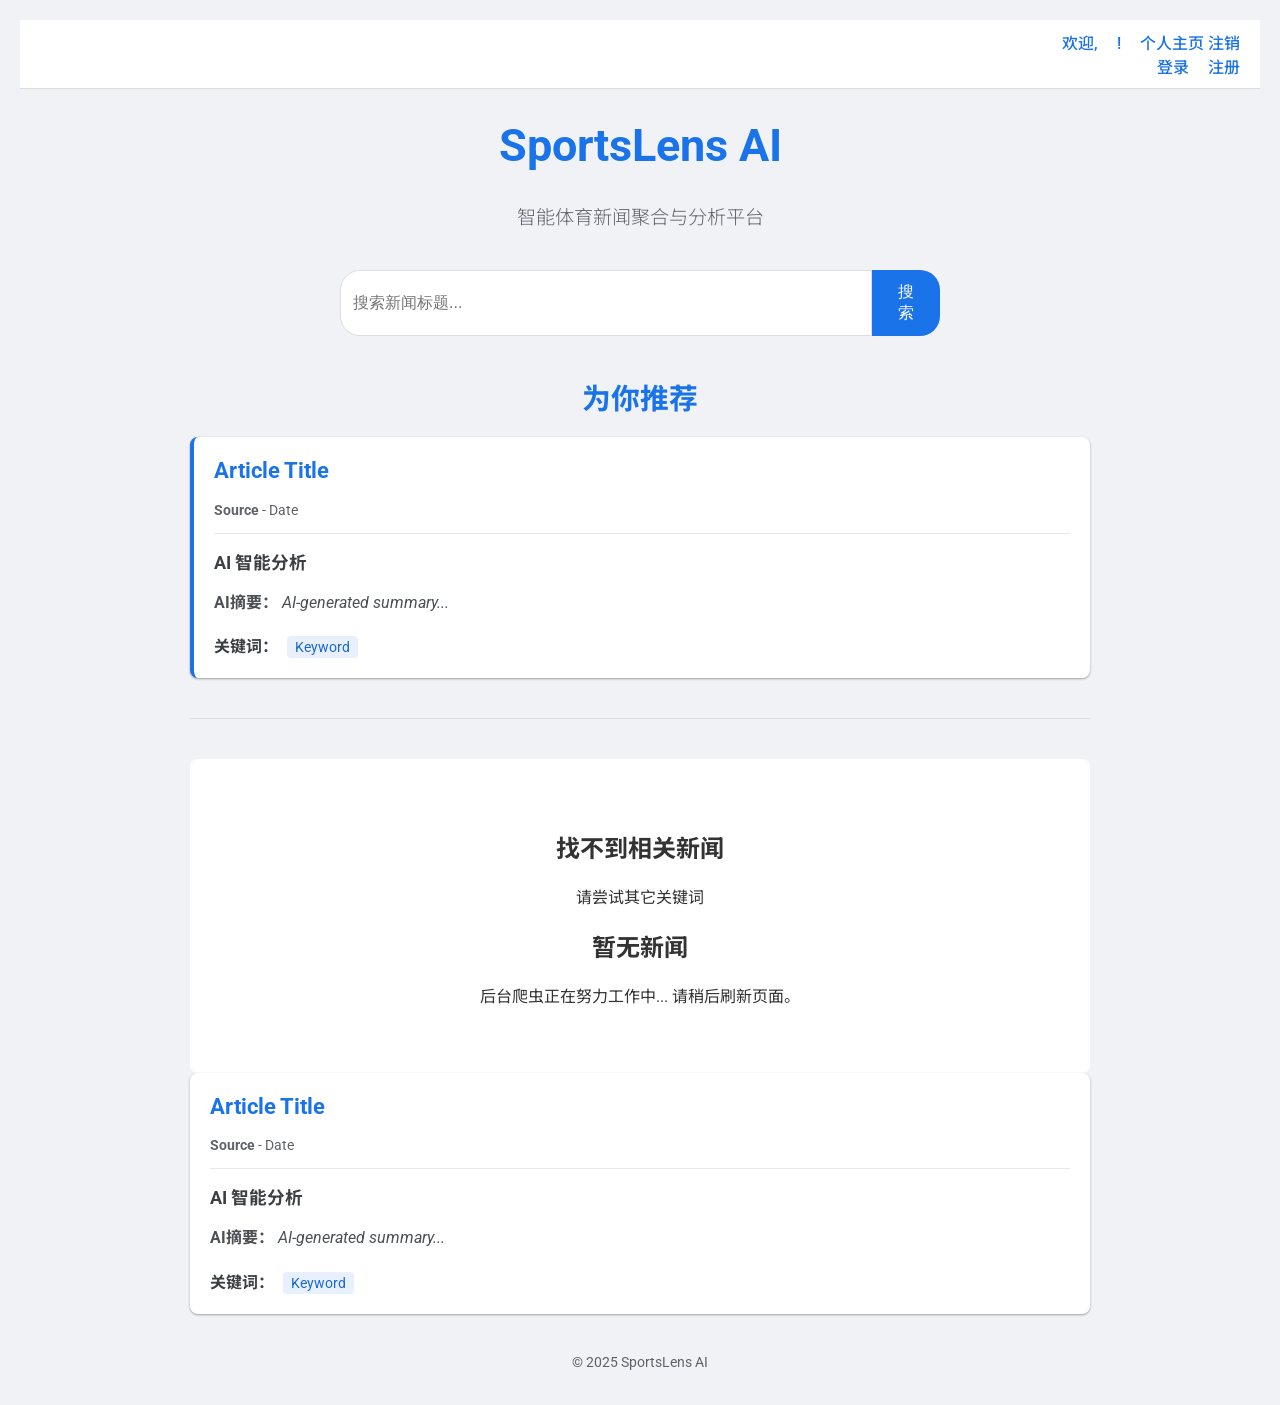
<file: target/classes/templates/index.html>
<!DOCTYPE html>
<html lang="zh-CN" xmlns:th="http://www.thymeleaf.org" xmlns:sec="http://www.thymeleaf.org/extras/spring-security">
<head>
    <meta charset="UTF-8">
    <meta name="viewport" content="width=device-width, initial-scale=1.0">
    <title>SportsLens AI - 智能体育新闻</title>
    <link href="https://fonts.googleapis.com/css2?family=Noto+Sans+SC:wght@300;400;700&family=Roboto:wght@300;400;700&display=swap" rel="stylesheet">
    <style>
        body {
            font-family: 'Roboto', 'Noto Sans SC', sans-serif;
            background-color: #f0f2f5;
            color: #333;
            margin: 0;
            padding: 20px;
        }
        .user-bar {
            text-align: right;
            padding: 10px 20px;
            background-color: #fff;
            border-bottom: 1px solid #ddd;
            margin-bottom: 20px;
        }
        .user-bar a, .user-bar span {
            margin-left: 15px;
            color: #1a73e8;
            text-decoration: none;
            font-weight: 500;
        }
        .user-bar .logout-form {
            display: inline;
        }
        .user-bar .logout-button {
            background: none;
            border: none;
            color: #1a73e8;
            padding: 0;
            font: inherit;
            cursor: pointer;
            font-weight: 500;
        }
        .header {
            text-align: center;
            margin-bottom: 40px;
        }
        .header h1 {
            font-weight: 700;
            font-size: 2.8em;
            color: #1a73e8;
        }
        .header p {
            font-weight: 300;
            font-size: 1.2em;
            color: #5f6368;
        }
        .container {
            max-width: 900px;
            margin: 0 auto;
        }
        .article {
            background-color: #fff;
            border-radius: 8px;
            box-shadow: 0 1px 3px rgba(0,0,0,0.12), 0 1px 2px rgba(0,0,0,0.24);
            margin-bottom: 25px;
            padding: 20px;
            transition: box-shadow .3s ease-in-out;
        }
        .article:hover {
            box-shadow: 0 10px 20px rgba(0,0,0,0.19), 0 6px 6px rgba(0,0,0,0.23);
        }
        .article h2 {
            margin-top: 0;
            font-size: 1.4em;
        }
        .article h2 a {
            text-decoration: none;
            color: #1a73e8;
        }
        .article-meta {
            font-size: 0.85em;
            color: #5f6368;
            margin-bottom: 15px;
        }
        .article-meta .source {
            font-weight: 700;
        }
        .ai-analysis {
            margin-top: 15px;
            border-top: 1px solid #e8e8e8;
            padding-top: 15px;
        }
        .ai-analysis h4 {
            margin-top: 0;
            margin-bottom: 10px;
            color: #3c4043;
            font-size: 1.1em;
            font-weight: 700;
        }
        .ai-summary {
            font-style: italic;
            color: #4d5156;
            line-height: 1.6;
        }
        .ai-tags {
            margin-top: 10px;
        }
        .ai-tags strong {
            font-style: normal;
            font-size: 1em;
            color: #3c4043;
            font-weight: 700;
            margin-right: 5px;
        }
        .ai-tags span.tag {
            display: inline-block;
            background-color: #e8f0fe;
            color: #1967d2;
            padding: 3px 8px;
            border-radius: 4px;
            font-size: 0.85em;
            margin-right: 8px;
            margin-top: 5px;
        }
        .empty-state {
            text-align: center;
            padding: 50px;
            background-color: #fff;
            border-radius: 8px;
        }
        .footer {
            text-align: center;
            margin-top: 40px;
            font-size: 0.9em;
            color: #5f6368;
        }
        .search-container {
            max-width: 600px;
            margin: 0 auto 40px;
        }
        .search-container form {
            display: flex;
        }
        .search-input {
            width: 100%;
            padding: 12px;
            border: 1px solid #ddd;
            border-radius: 20px 0 0 20px;
            box-sizing: border-box;
            font-size: 1em;
            outline: none;
        }
        .search-button {
            padding: 12px 20px;
            border: none;
            background-color: #1a73e8;
            color: white;
            border-radius: 0 20px 20px 0;
            cursor: pointer;
            font-size: 1em;
            font-weight: 500;
        }
        .search-results-header {
            text-align: center;
            margin-bottom: 20px;
            color: #3c4043;
        }
        .recommendations-header {
            text-align: center;
            margin-bottom: 20px;
            color: #1a73e8;
            font-size: 1.8em;
        }
        .article-recommended {
            border-left: 4px solid #1a73e8;
        }
        .section-divider {
            margin-top: 40px;
            margin-bottom: 40px;
            border: 0;
            border-top: 1px solid #ddd;
        }
    </style>
</head>
<body>

    <div class="user-bar">
        <div sec:authorize="isAuthenticated()">
            <span>欢迎, <span sec:authentication="name"></span>!</span>
            <a href="/profile">个人主页</a>
            <form th:action="@{/logout}" method="post" class="logout-form">
                <button type="submit" class="logout-button">注销</button>
            </form>
        </div>
        <div sec:authorize="isAnonymous()">
            <a href="/login">登录</a>
            <a href="/register">注册</a>
        </div>
    </div>

    <div class="header">
        <h1>SportsLens AI</h1>
        <p>智能体育新闻聚合与分析平台</p>
    </div>

    <div class="search-container">
        <form th:action="@{/search}" method="get">
            <input type="search" name="query" placeholder="搜索新闻标题..." class="search-input" required>
            <button type="submit" class="search-button">搜索</button>
        </form>
    </div>

    <div class="container">
        <div th:if="${recommendedArticles != null and not recommendedArticles.isEmpty()}">
            <h3 class="recommendations-header">为你推荐</h3>
            <div th:each="article : ${recommendedArticles}" class="article article-recommended">
                <h2><a th:href="@{/article/{id}(id=${article.id})}" th:text="${article.titleCn != null ? article.titleCn : article.title}" target="_blank">Article Title</a></h2>
                <div class="article-meta">
                    <span class="source" th:text="${article.source} + ' (英文)'">Source</span> -
                    <span th:text="${#temporals.format(article.publishDate, 'yyyy-MM-dd HH:mm')}">Date</span>
                </div>
                 <div th:if="${article.summaryAiCn != null or article.keywordsAi != null}" class="ai-analysis">
                    <h4>AI 智能分析</h4>
                    <p th:if="${article.summaryAiCn != null}" class="ai-summary">
                        <strong style="font-style: normal;">AI摘要：</strong>
                        <span th:text="${article.summaryAiCn}">AI-generated summary...</span>
                    </p>
                    <div th:if="${article.keywordsAi != null}" class="ai-tags">
                        <strong>关键词：</strong>
                        <span class="tag" th:each="keyword : ${#strings.arraySplit(article.keywordsAi, ',')}" th:text="${#strings.trim(keyword)}">Keyword</span>
                    </div>
                </div>
            </div>
            <hr class="section-divider"/>
        </div>

        <h3 th:if="${searchQuery}" th:text="'搜索结果: ' + ${searchQuery}" class="search-results-header"></h3>
        <div th:if="${articles.isEmpty()}" class="empty-state">
            <h2 th:if="${searchQuery}">找不到相关新闻</h2>
            <p th:if="${searchQuery}">请尝试其它关键词</p>

            <h2 th:unless="${searchQuery}">暂无新闻</h2>
            <p th:unless="${searchQuery}">后台爬虫正在努力工作中... 请稍后刷新页面。</p>
        </div>

        <div th:each="article : ${articles}" class="article">
            <h2><a th:href="@{/article/{id}(id=${article.id})}" th:text="${article.titleCn != null ? article.titleCn : article.title}" target="_blank">Article Title</a></h2>
            <div class="article-meta">
                <span class="source" th:text="${article.source} + ' (英文)'">Source</span> - 
                <span th:text="${#temporals.format(article.publishDate, 'yyyy-MM-dd HH:mm')}">Date</span>
            </div>

            <div th:if="${article.summaryAiCn != null or article.keywordsAi != null}" class="ai-analysis">
                <h4>AI 智能分析</h4>
                <p th:if="${article.summaryAiCn != null}" class="ai-summary">
                    <strong style="font-style: normal;">AI摘要：</strong>
                    <span th:text="${article.summaryAiCn}">AI-generated summary...</span>
                </p>
                <div th:if="${article.keywordsAi != null}" class="ai-tags">
                    <strong>关键词：</strong>
                    <span class="tag" th:each="keyword : ${#strings.arraySplit(article.keywordsAi, ',')}" th:text="${#strings.trim(keyword)}">Keyword</span>
                </div>
            </div>
        </div>
    </div>

    <div class="footer">
        <p>&copy; 2025 SportsLens AI </p>
    </div>

</body>
</html>
</file>
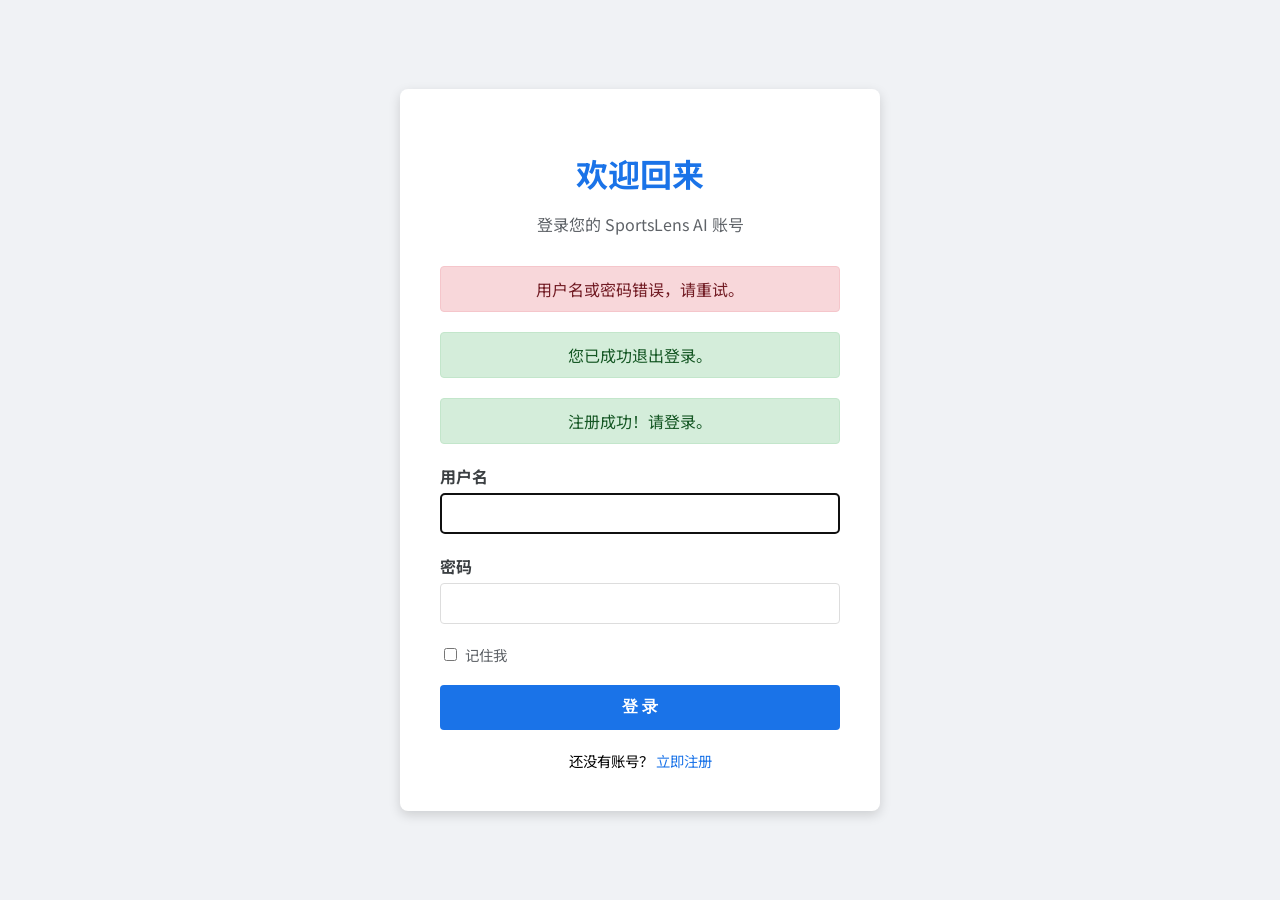
<file: target/classes/templates/login.html>
<!DOCTYPE html>
<html lang="zh-CN" xmlns:th="http://www.thymeleaf.org">
<head>
    <meta charset="UTF-8">
    <meta name="viewport" content="width=device-width, initial-scale=1.0">
    <title>登录 - SportsLens AI</title>
    <link href="https://fonts.googleapis.com/css2?family=Noto+Sans+SC:wght@300;400;700&display=swap" rel="stylesheet">
    <style>
        body { font-family: 'Noto Sans SC', sans-serif; background-color: #f0f2f5; display: flex; justify-content: center; align-items: center; height: 100vh; margin: 0; }
        .login-container { background-color: #fff; padding: 40px; border-radius: 8px; box-shadow: 0 4px 12px rgba(0,0,0,0.15); width: 100%; max-width: 400px; text-align: center; }
        .login-container h1 { color: #1a73e8; margin-bottom: 10px; font-size: 2em; }
        .login-container p { color: #5f6368; margin-bottom: 30px; }
        .form-group { margin-bottom: 20px; text-align: left; }
        .form-group label { display: block; margin-bottom: 5px; font-weight: 700; color: #3c4043; }
        .form-group input { width: 100%; padding: 12px; border: 1px solid #ddd; border-radius: 4px; box-sizing: border-box; }
        .btn { background-color: #1a73e8; color: white; padding: 12px 20px; border: none; border-radius: 4px; cursor: pointer; width: 100%; font-size: 1em; font-weight: 700; transition: background-color .3s; }
        .btn:hover { background-color: #1558b8; }
        .options-group {
            display: flex;
            justify-content: space-between;
            align-items: center;
            margin-bottom: 20px;
            font-size: 0.9em;
        }
        .remember-me {
            display: flex;
            align-items: center;
        }
        .remember-me label {
            margin-left: 5px;
            color: #5f6368;
        }
        .alert { padding: 10px; margin-bottom: 20px; border-radius: 4px; }
        .alert-danger { background-color: #f8d7da; color: #721c24; border: 1px solid #f5c6cb; }
        .alert-success { background-color: #d4edda; color: #155724; border: 1px solid #c3e6cb; }
        .footer-link { margin-top: 20px; font-size: 0.9em; }
        .footer-link a { color: #1a73e8; text-decoration: none; }
    </style>
</head>
<body>
    <div class="login-container">
        <h1>欢迎回来</h1>
        <p>登录您的 SportsLens AI 账号</p>

        <div th:if="${param.error}" class="alert alert-danger">
            用户名或密码错误，请重试。
        </div>
        <div th:if="${param.logout}" class="alert alert-success">
            您已成功退出登录。
        </div>
         <div th:if="${param.registration_success}" class="alert alert-success">
            注册成功！请登录。
        </div>

        <form th:action="@{/login}" method="post">
            <div class="form-group">
                <label for="username">用户名</label>
                <input type="text" id="username" name="username" required autofocus>
            </div>
            <div class="form-group">
                <label for="password">密码</label>
                <input type="password" id="password" name="password" required>
            </div>
            <div class="options-group">
                <div class="remember-me">
                    <input type="checkbox" id="remember-me" name="remember-me">
                    <label for="remember-me">记住我</label>
                </div>
            </div>
            <button type="submit" class="btn">登 录</button>
        </form>

        <div class="footer-link">
            <span>还没有账号？</span> <a th:href="@{/register}">立即注册</a>
        </div>
    </div>
</body>
</html>
</file>
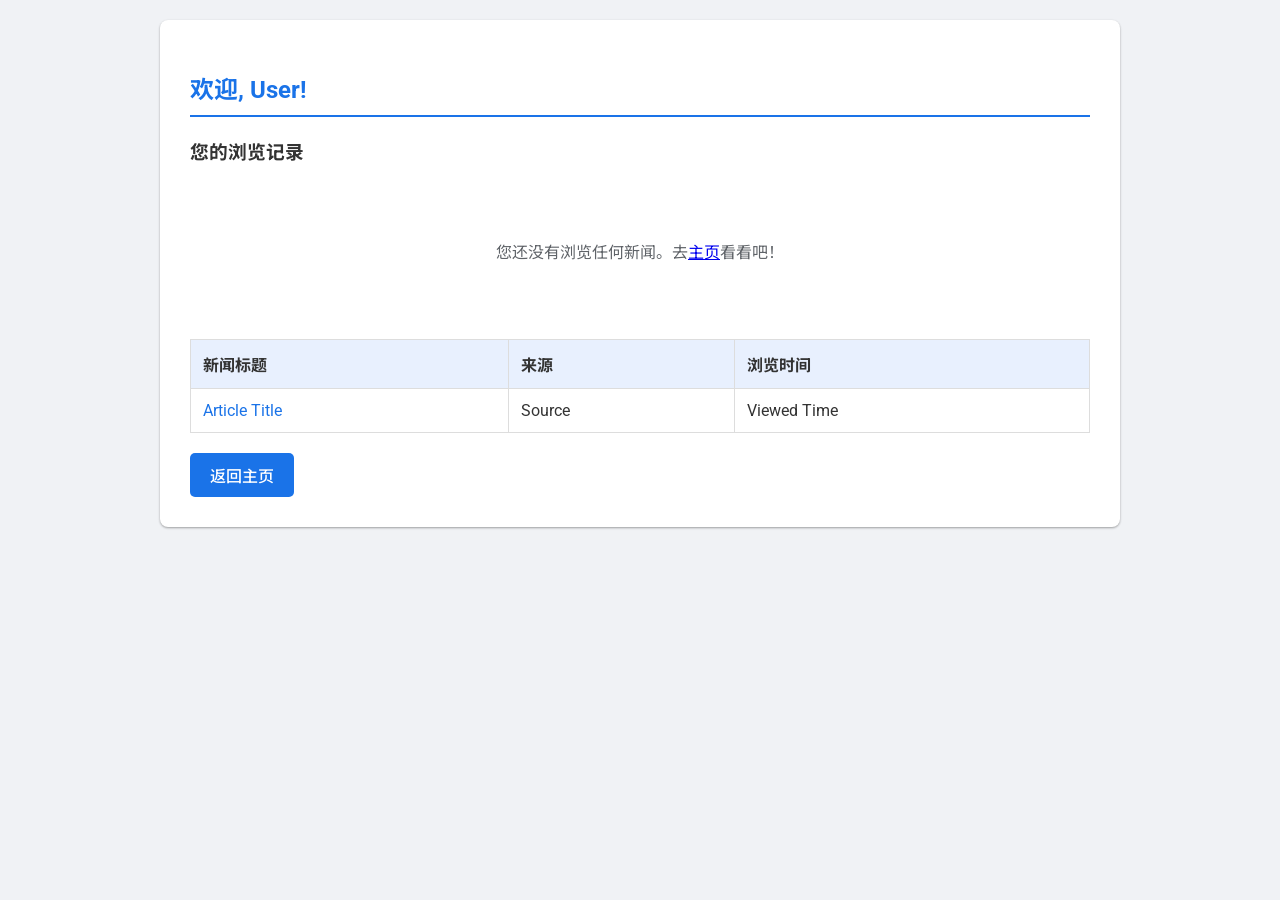
<file: target/classes/templates/profile.html>
<!DOCTYPE html>
<html lang="zh-CN" xmlns:th="http://www.thymeleaf.org" xmlns:sec="http://www.thymeleaf.org/extras/spring-security">
<head>
    <meta charset="UTF-8">
    <meta name="viewport" content="width=device-width, initial-scale=1.0">
    <title>个人主页 - SportsLens AI</title>
    <link href="https://fonts.googleapis.com/css2?family=Noto+Sans+SC:wght@300;400;700&family=Roboto:wght@300;400;700&display=swap" rel="stylesheet">
    <style>
        body {
            font-family: 'Roboto', 'Noto Sans SC', sans-serif;
            background-color: #f0f2f5;
            color: #333;
            margin: 0;
            padding: 20px;
        }
        .header {
            text-align: center;
            margin-bottom: 40px;
        }
        .header h1 {
            font-weight: 700;
            font-size: 2.8em;
            color: #1a73e8;
        }
        .container {
            max-width: 900px;
            margin: 0 auto;
            background-color: #fff;
            padding: 30px;
            border-radius: 8px;
            box-shadow: 0 1px 3px rgba(0,0,0,0.12), 0 1px 2px rgba(0,0,0,0.24);
        }
        .profile-info h2 {
            color: #1a73e8;
            border-bottom: 2px solid #1a73e8;
            padding-bottom: 10px;
            margin-bottom: 20px;
        }
        .history-table {
            width: 100%;
            border-collapse: collapse;
            margin-top: 20px;
        }
        .history-table th, .history-table td {
            border: 1px solid #ddd;
            padding: 12px;
            text-align: left;
        }
        .history-table th {
            background-color: #e8f0fe;
            font-weight: 700;
        }
        .history-table tr:nth-child(even) {
            background-color: #f9f9f9;
        }
        .history-table a {
            color: #1a73e8;
            text-decoration: none;
        }
        .history-table a:hover {
            text-decoration: underline;
        }
        .home-link {
            display: inline-block;
            margin-top: 20px;
            padding: 10px 20px;
            background-color: #1a73e8;
            color: #fff;
            text-decoration: none;
            border-radius: 5px;
            font-weight: 500;
        }
        .empty-state {
            text-align: center;
            padding: 40px;
            color: #5f6368;
        }
    </style>
</head>
<body>
    <div class="container">
        <div class="profile-info">
            <h2>欢迎, <span th:text="${user.username}">User</span>!</h2>
            <h3>您的浏览记录</h3>
        </div>

        <div th:if="${history.isEmpty()}" class="empty-state">
            <p>您还没有浏览任何新闻。去<a href="/">主页</a>看看吧！</p>
        </div>

        <table th:if="${!history.isEmpty()}" class="history-table">
            <thead>
                <tr>
                    <th>新闻标题</th>
                    <th>来源</th>
                    <th>浏览时间</th>
                </tr>
            </thead>
            <tbody>
                <tr th:each="item : ${history}">
                    <td><a th:href="@{/article/{id}(id=${item.newsArticle.id})}" th:text="${item.newsArticle.titleCn != null ? item.newsArticle.titleCn : item.newsArticle.title}" target="_blank">Article Title</a></td>
                    <td th:text="${item.newsArticle.source}">Source</td>
                    <td th:text="${#temporals.format(item.viewedAt, 'yyyy-MM-dd HH:mm:ss')}">Viewed Time</td>
                </tr>
            </tbody>
        </table>
        
        <a href="/" class="home-link">返回主页</a>
    </div>
</body>
</html>
</file>
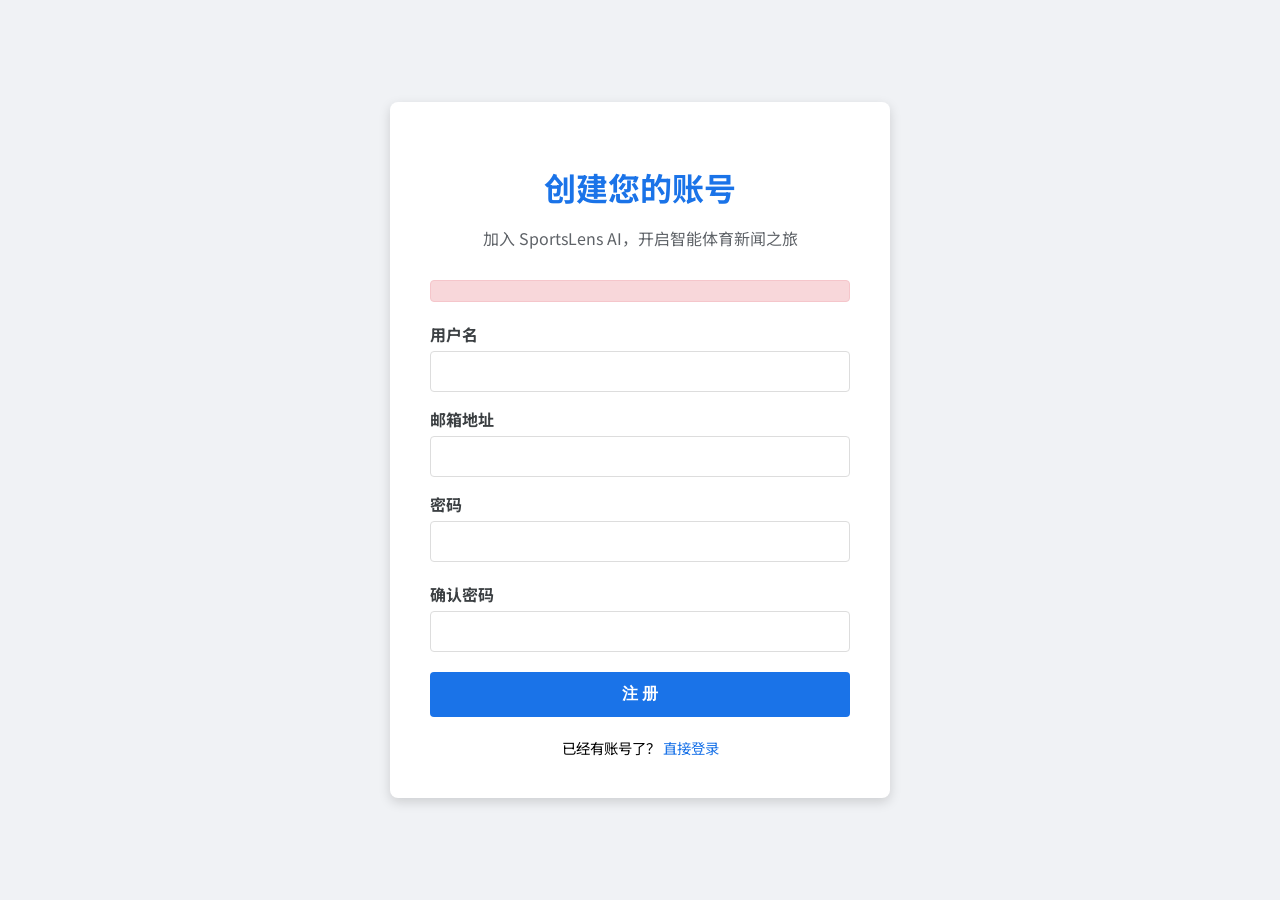
<file: target/classes/templates/register.html>
<!DOCTYPE html>
<html lang="zh-CN" xmlns:th="http://www.thymeleaf.org">
<head>
    <meta charset="UTF-8">
    <meta name="viewport" content="width=device-width, initial-scale=1.0">
    <title>注册 - SportsLens AI</title>
    <link href="https://fonts.googleapis.com/css2?family=Noto+Sans+SC:wght@300;400;700&display=swap" rel="stylesheet">
    <style>
        body { font-family: 'Noto Sans SC', sans-serif; background-color: #f0f2f5; display: flex; justify-content: center; align-items: center; height: 100vh; margin: 0; }
        .register-container { background-color: #fff; padding: 40px; border-radius: 8px; box-shadow: 0 4px 12px rgba(0,0,0,0.15); width: 100%; max-width: 420px; text-align: center; }
        .register-container h1 { color: #1a73e8; margin-bottom: 10px; font-size: 2em; }
        .register-container p { color: #5f6368; margin-bottom: 30px; }
        .form-group { margin-bottom: 20px; text-align: left; }
        .form-group label { display: block; margin-bottom: 5px; font-weight: 700; color: #3c4043; }
        .form-group input { width: 100%; padding: 12px; border: 1px solid #ddd; border-radius: 4px; box-sizing: border-box; }
        .btn { background-color: #1a73e8; color: white; padding: 12px 20px; border: none; border-radius: 4px; cursor: pointer; width: 100%; font-size: 1em; font-weight: 700; transition: background-color .3s; }
        .btn:hover { background-color: #1558b8; }
        .error-message { color: #721c24; font-size: 0.85em; text-align: left; margin-top: -15px; margin-bottom: 10px;}
        .footer-link { margin-top: 20px; font-size: 0.9em; }
        .footer-link a { color: #1a73e8; text-decoration: none; }
        .alert { padding: 10px; margin-bottom: 20px; border-radius: 4px; }
        .alert-danger { background-color: #f8d7da; color: #721c24; border: 1px solid #f5c6cb; }
    </style>
</head>
<body>
    <div class="register-container">
        <h1>创建您的账号</h1>
        <p>加入 SportsLens AI，开启智能体育新闻之旅</p>

        <div th:if="${errorMessage}" class="alert alert-danger" th:text="${errorMessage}"></div>

        <form th:action="@{/register}" th:object="${user}" method="post">
            <div class="form-group">
                <label for="username">用户名</label>
                <input type="text" id="username" th:field="*{username}" required>
                <p th:if="${#fields.hasErrors('username')}" th:errors="*{username}" class="error-message"></p>
            </div>
            <div class="form-group">
                <label for="email">邮箱地址</label>
                <input type="email" id="email" th:field="*{email}" required>
                 <p th:if="${#fields.hasErrors('email')}" th:errors="*{email}" class="error-message"></p>
            </div>
            <div class="form-group">
                <label for="password">密码</label>
                <input type="password" id="password" th:field="*{password}" required>
            </div>
            <div class="form-group">
                <label for="confirmPassword">确认密码</label>
                <input type="password" id="confirmPassword" name="confirmPassword" required>
            </div>
            <button type="submit" class="btn">注 册</button>
        </form>

        <div class="footer-link">
            <span>已经有账号了？</span> <a th:href="@{/login}">直接登录</a>
        </div>
    </div>
</body>
</html>
</file>
